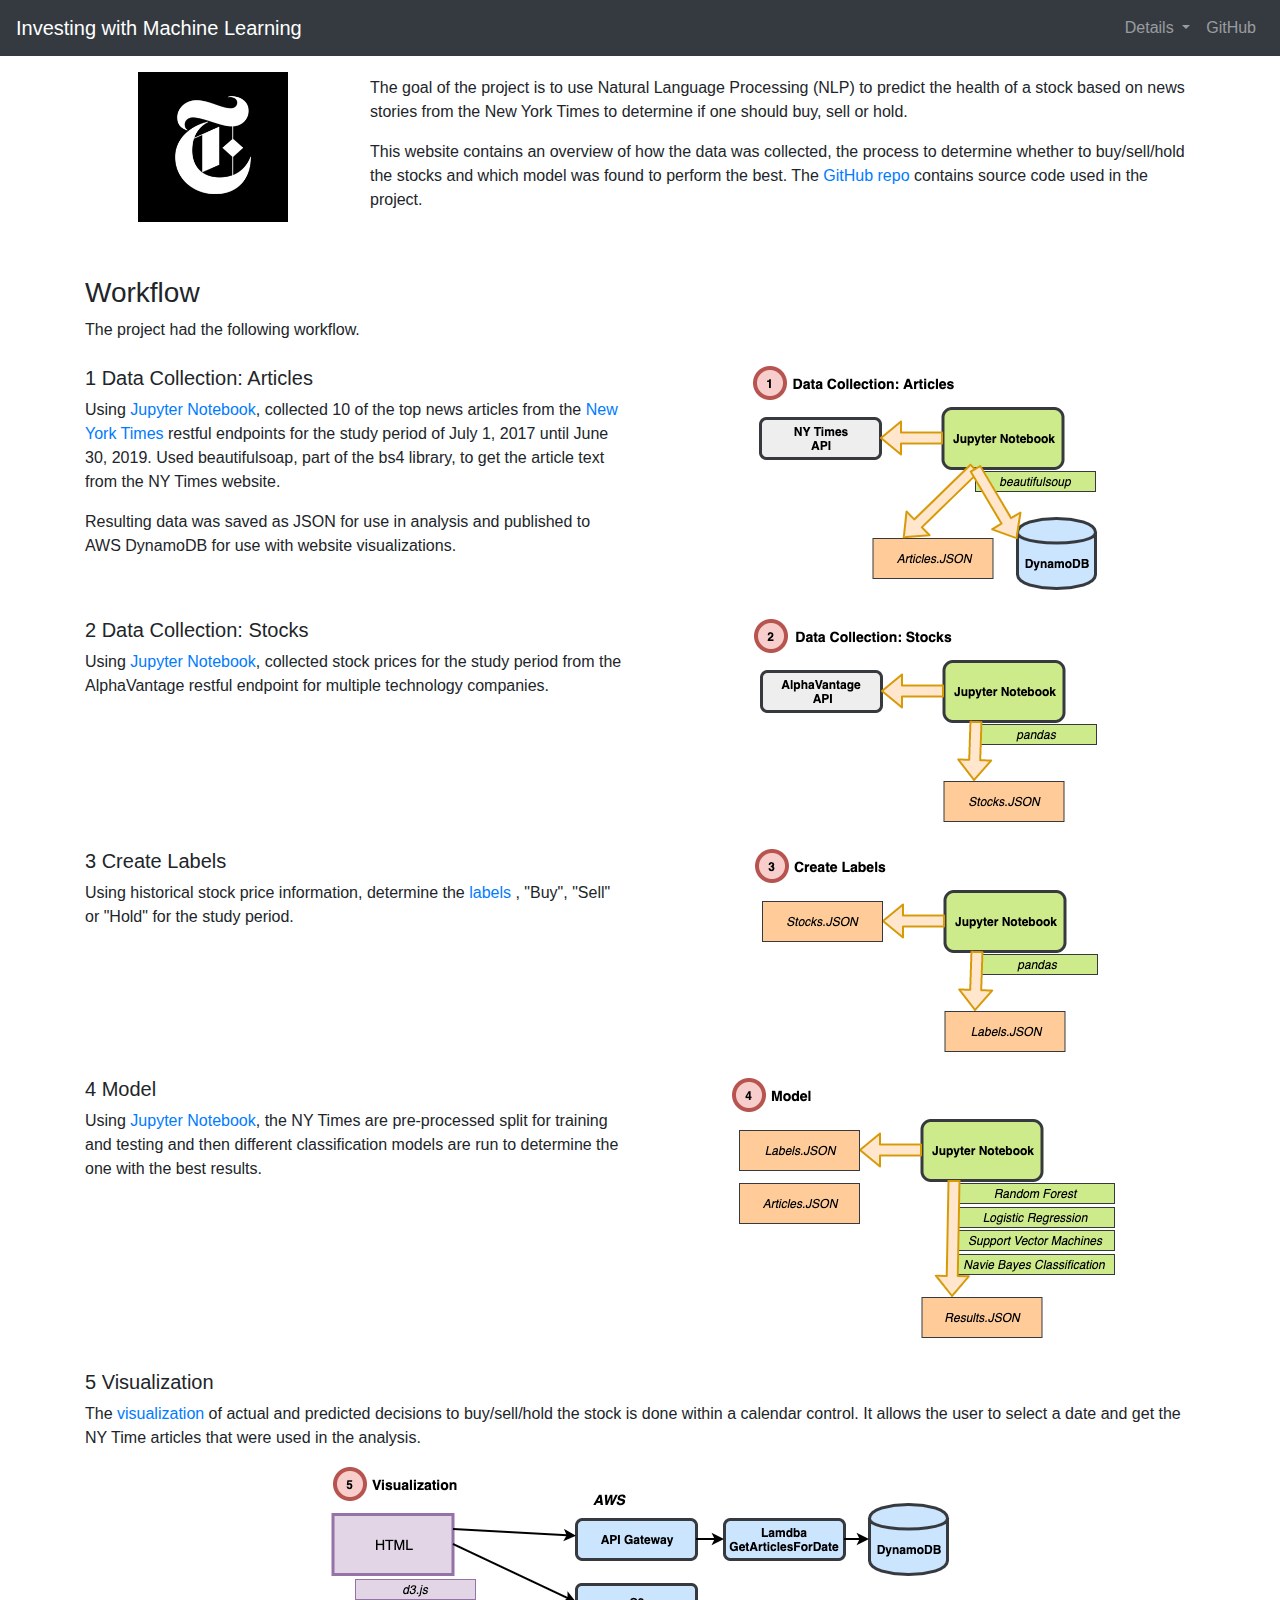
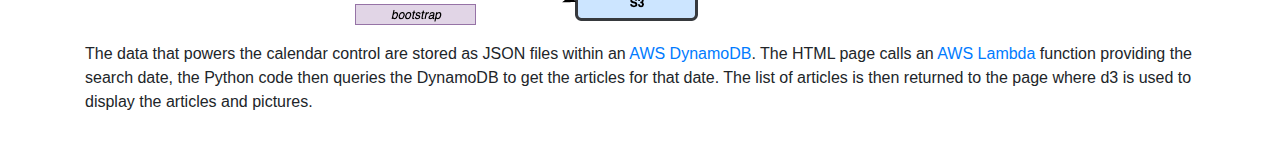
<file: visualization/index.html>
<html lang="en">
<head>
    <meta charset="UTF-8">
    <meta name="viewport" content="width=device-width, initial-scale=1.0">
    <meta http-equiv="X-UA-Compatible" content="ie=edge">
    <title>Investing with Machine Learning</title>

    <!-- CSS: Bootstrap -->
    <link rel="stylesheet" href="https://stackpath.bootstrapcdn.com/bootstrap/4.3.1/css/bootstrap.min.css" integrity="sha384-ggOyR0iXCbMQv3Xipma34MD+dH/1fQ784/j6cY/iJTQUOhcWr7x9JvoRxT2MZw1T" crossorigin="anonymous">

    <!-- CSS: Custom for Site -->
    <link rel="stylesheet" href="static/css/styles.css">
</head>
<body>
    

    <!-- Nav Bar -->
    <nav class="navbar navbar-dark bg-dark navbar-expand-md">

        <!-- Landing Page Link -->
        <a class="navbar-brand" href="index.html">
            Investing with Machine Learning
        </a>


        <!-- Hamburger Menu -->
        <button class="navbar-toggler" type="button" data-toggle="collapse" 
            data-target="#navbarNavDropdown" aria-controls="navbarNavDropdown" aria-expanded="false" 
            aria-label="Toggle navigation">
            <span class="navbar-toggler-icon"></span>
        </button>


        <!-- Links for Nav Bar -->
        <div id="navbarNavDropdown" class="navbar-collapse collapse">
            
            <!--Ensure for buttons to be left justified-->
            <ul class="navbar-nav mr-auto">
            </ul>

            <ul class="navbar-nav">
            
                <!-- Drop down list of skills -->
                <li class="nav-item dropdown">
                    <a class="nav-link dropdown-toggle" href="#" id="navbarDropdownMenuLink" data-toggle="dropdown" aria-haspopup="true" aria-expanded="false">
                        Details
                    </a>
                    <div class="dropdown-menu" aria-labelledby="navbarDropdownMenuLink">
                        <a class="dropdown-item" href="newslabels.html">News Label</a>
                        <a class="dropdown-item" href="buildingmodel.html">Building the Model</a>
                        <a class="dropdown-item" href="bestmodel.html">Best Model</a>
                        <a class="dropdown-item" href="results.html">Results</a>
                        <a class="dropdown-item" href="lessonslearned.html">Lesson Learned</a>
                    </div>
                </li>

                <!-- Social Links -->
                <li class="nav-item">
                    <a class="nav-link" target="_blank" href="https://github.com/mollyperlich/finalProject">GitHub</a>
                </li>

            </ul>
        </div>
    </nav>



    <div class="container">

        <div class="row mt-3">

            <div class="col-sm-12 col-md-3 text-center">
                <a href="https://developer.nytimes.com/" target="_blank"><img src="static/images/NYTimesLogo.png" class="img-fluid logoimage"></a>
            </div>

            <div class="col-sm-12 col-md-9">
                <div class="mt-1">
                <p>
                    The goal of the project is to use Natural Language Processing (NLP) to predict the health of a stock 
                    based on news stories from the New York Times to determine if one should buy, sell or hold.
                    </p>
                <p>
                    This website contains an overview of how the data was collected, the process to determine whether to buy/sell/hold the 
                    stocks and which model was found to perform the best. The <a href="https://github.com/mollyperlich/finalProject" target="_blank">GitHub repo</a>
                    contains source code used in the project.
                </p>
                </div>
            </div>
        </div>


        <div class="row mt-5">
            <div class="col-12">
                <h3>Workflow</h3>
                The project had the following workflow.
            </div>
        </div>

        <div class="row mt-4">
            <div class="col-sm-12 col-md-6">
                    <h5>1 Data Collection: Articles</h5>
                    <p>
                            Using <a href="https://github.com/mollyperlich/finalProject/blob/master/Scott/DataCollection_NYTimes.ipynb" target="_blank">Jupyter Notebook</a>, 
                            collected 10 of the top news articles from the <a href="https://developer.nytimes.com/" target="_blank">New York Times</a> restful endpoints for the study period of July 1, 2017 until June 30, 2019.
                            Used beautifulsoap, part of the bs4 library, to get the article text from the NY Times website. 
                    </p>
                    <p>
                            Resulting data was saved as JSON for use in analysis
                            and published to AWS DynamoDB for use with website visualizations.
                    </p>
            </div>
            <div class="col-sm-12 col-md-6 text-center">
                <img src="static/images/workflow_1.png" class="img-fluid">
            </div>
        </div>

        <div class="row mt-4">
            <div class="col-sm-12 col-md-6">
                <h5>2 Data Collection: Stocks</h5>
                <p>
                        Using <a href="https://github.com/mollyperlich/finalProject/blob/master/Joey/API_get_stock_data.ipynb" target="_blank">Jupyter Notebook</a>,
                        collected stock prices for the study period from the AlphaVantage restful endpoint for multiple technology companies.
                </p>
            </div>
            <div class="col-sm-12 col-md-6 text-center">
                    <img src="static/images/workflow_2.png" class="img-fluid">
                </div>
        </div>

        <div class="row mt-4">
            <div class="col-sm-12 col-md-6">
                <h5>3 Create Labels</h5>
                <p>
                    Using historical stock price information, determine the <a href ="newslabels.html">labels</a> , "Buy", "Sell" or "Hold" for the study period.
                </p>
            </div>
            <div class="col-sm-12 col-md-6 text-center">
                <img src="static/images/workflow_3.png" class="img-fluid">
            </div>
        </div>

        <div class="row mt-4">
            <div class= "col-sm-12 col-md-6">
                <h5>4 Model</h5>
                <p>
                    Using <a href="https://github.com/mollyperlich/finalProject/blob/master/Joey/joey_stock_classification-stratified.ipynb" target="_blank">Jupyter Notebook</a>, 
                    the NY Times are pre-processed split for training and testing and then different classification models are run to determine the one with the best results.
                </p>
            </div>
            <div class="col-sm-12 col-md-6 text-center">
                <img src="static/images/workflow_4.png" class="img-fluid">
            </div>
        </div>

        <div class="row mt-4 mb-4">
            <div class= "col-sm-12 col-md-12">
                <h5>5 Visualization</h5>
                <p>
                    The <a href="results.html">visualization</a> of actual and predicted decisions to buy/sell/hold the stock is done within a calendar control. It allows the user to 
                    select a date and get the NY Time articles that were used in the analysis. 
                </p>
                
                <div class="text-center mt-1 mb-3">
                    <img src="static/images/workflow_5.png" class="img-fluid">
                </div>
                <p>
                        The data that powers the calendar control are stored as JSON files within an 
                        <a href="https://aws.amazon.com/dynamodb/" target="_blank">AWS DynamoDB</a>. The HTML page calls an 
                        <a href="https://aws.amazon.com/lambda/" target="_blank">AWS Lambda</a> function providing 
                        the search date, the Python code then queries the DynamoDB to get the articles for that date. The list of articles is then returned to the 
                        page where d3 is used to display the articles and pictures.
                    </p>
            </div>
        </div>
    </div>



    <!-- JS: Bootstrap -->
    <script src="https://code.jquery.com/jquery-3.3.1.slim.min.js" integrity="sha384-q8i/X+965DzO0rT7abK41JStQIAqVgRVzpbzo5smXKp4YfRvH+8abtTE1Pi6jizo" crossorigin="anonymous"></script>
    <script src="https://cdnjs.cloudflare.com/ajax/libs/popper.js/1.14.7/umd/popper.min.js" integrity="sha384-UO2eT0CpHqdSJQ6hJty5KVphtPhzWj9WO1clHTMGa3JDZwrnQq4sF86dIHNDz0W1" crossorigin="anonymous"></script>
    <script src="https://stackpath.bootstrapcdn.com/bootstrap/4.3.1/js/bootstrap.min.js" integrity="sha384-JjSmVgyd0p3pXB1rRibZUAYoIIy6OrQ6VrjIEaFf/nJGzIxFDsf4x0xIM+B07jRM" crossorigin="anonymous"></script>

    <!-- JS: D3 -->
    <script src="https://d3js.org/d3.v5.min.js"></script>

    <!-- JS: Application -->
    <script src="static/js/appIndex.js"></script>
</body>
</html>
</file>
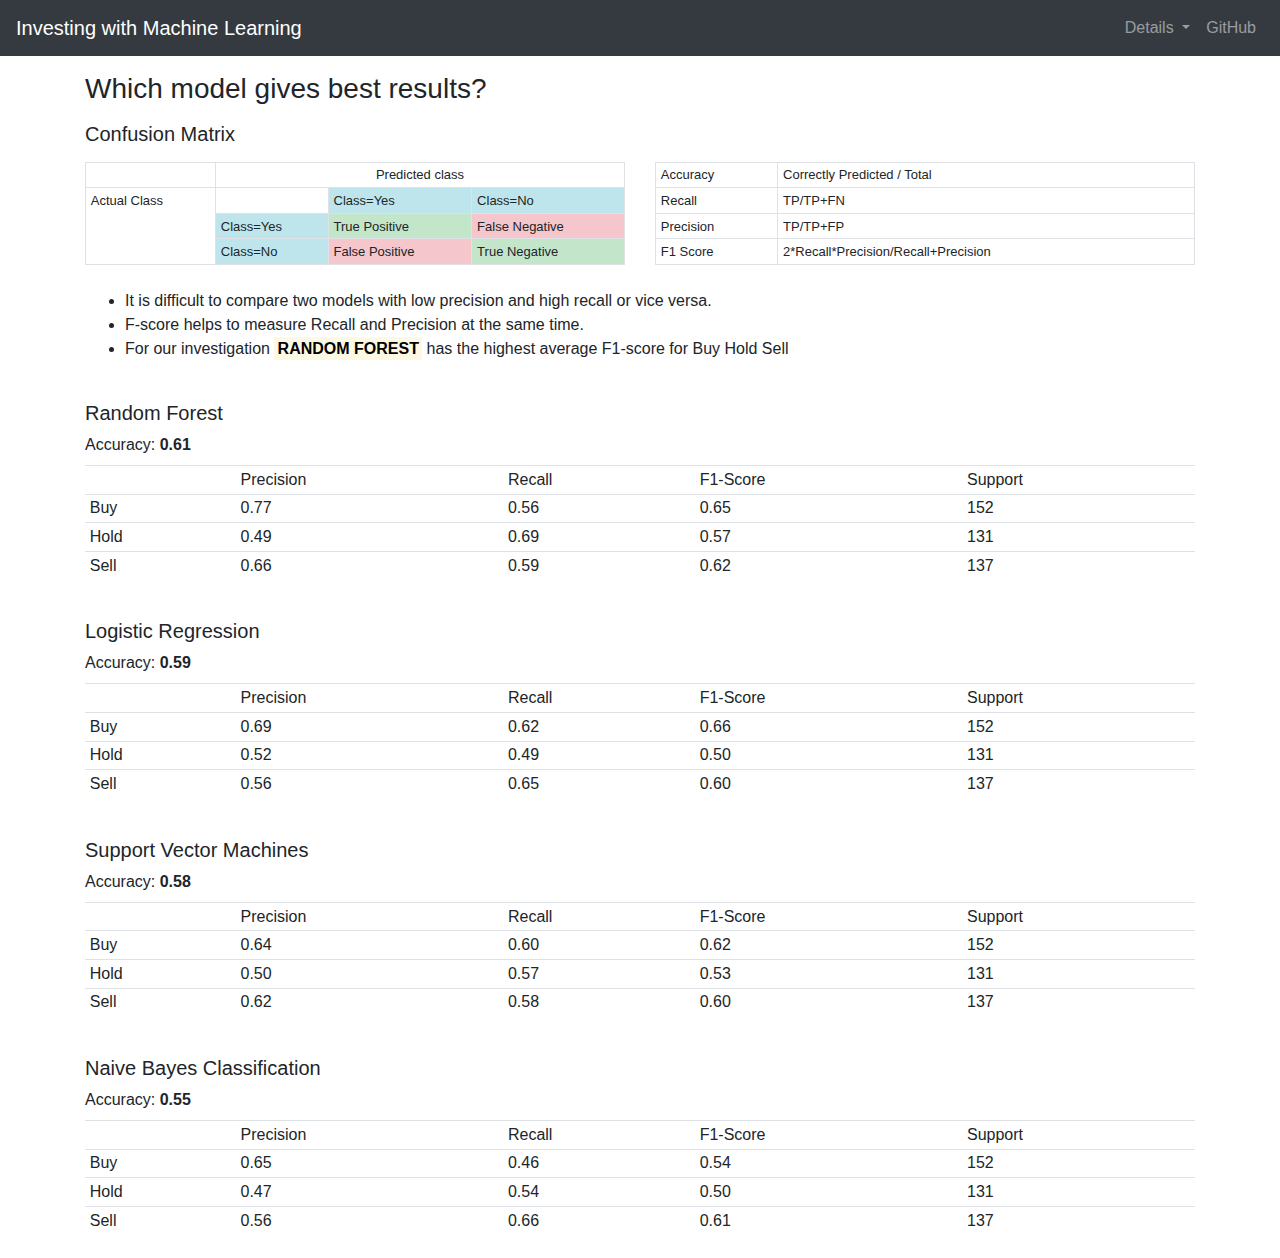
<file: visualization/bestmodel.html>
<html lang="en">
<head>
    <meta charset="UTF-8">
    <meta name="viewport" content="width=device-width, initial-scale=1.0">
    <meta http-equiv="X-UA-Compatible" content="ie=edge">
    <title>Investing with Machine Learning: Best Model</title>

    <!-- CSS: Bootstrap -->
    <link rel="stylesheet" href="https://stackpath.bootstrapcdn.com/bootstrap/4.3.1/css/bootstrap.min.css" integrity="sha384-ggOyR0iXCbMQv3Xipma34MD+dH/1fQ784/j6cY/iJTQUOhcWr7x9JvoRxT2MZw1T" crossorigin="anonymous">

    <!-- CSS: Custom for Site -->
    <link rel="stylesheet" href="static/css/styles.css">
</head>
<body>
    

    <!-- Nav Bar -->
    <nav class="navbar navbar-dark bg-dark navbar-expand-md">

        <!-- Landing Page Link -->
        <a class="navbar-brand" href="index.html">
            Investing with Machine Learning
        </a>


        <!-- Hamburger Menu -->
        <button class="navbar-toggler" type="button" data-toggle="collapse" 
            data-target="#navbarNavDropdown" aria-controls="navbarNavDropdown" aria-expanded="false" 
            aria-label="Toggle navigation">
            <span class="navbar-toggler-icon"></span>
        </button>


        <!-- Links for Nav Bar -->
        <div id="navbarNavDropdown" class="navbar-collapse collapse">
            
            <!--Ensure for buttons to be left justified-->
            <ul class="navbar-nav mr-auto">
            </ul>

            <ul class="navbar-nav">
            
                <!-- Drop down list of skills -->
                <li class="nav-item dropdown">
                    <a class="nav-link dropdown-toggle" href="#" id="navbarDropdownMenuLink" data-toggle="dropdown" aria-haspopup="true" aria-expanded="false">
                        Details
                    </a>
                    <div class="dropdown-menu" aria-labelledby="navbarDropdownMenuLink">
                        <a class="dropdown-item" href="newslabels.html">News Label</a>
                        <a class="dropdown-item" href="buildingmodel.html">Building the Model</a>
                        <a class="dropdown-item" href="bestmodel.html">Best Model</a>
                        <a class="dropdown-item" href="results.html">Results</a>
                        <a class="dropdown-item" href="lessonslearned.html">Lesson Learned</a>
                    </div>
                </li>

                <!-- Social Links -->
                <li class="nav-item">
                    <a class="nav-link" target="_blank" href="https://github.com/mollyperlich/finalProject">GitHub</a>
                </li>

            </ul>
        </div>
    </nav>



    <div class="container mt-3">

        <h3>Which model gives best results?</h3>
        
        <div class="row mt-3">
            <div class="col-sm-12 col-md-6">
                    <h5>Confusion Matrix</h5>
            </div>
        </div>
       
        <div class="row mt-2">
            <div class="col-sm-12 col-md-6">
                <table class="table table-bordered table-sm resulttable">
                    <tr>
                        <td>&nbsp;</td>
                        <td class="text-center" colspan="3">Predicted class</td>
                    </tr>
                    <tr>
                        <td rowspan="3">Actual Class</td>
                        <td></td>
                        <td class="table-info">Class=Yes</td>
                        <td class="table-info">Class=No</td>
                    </tr>
                    <tr>
                        <td class="table-info">Class=Yes</td>
                        <td class="table-success">True Positive</td>
                        <td class="table-danger">False Negative</td>
                    </tr>
                    <tr>
                        <td class="table-info">Class=No</td>
                        <td class="table-danger">False Positive</td>
                        <td class="table-success">True Negative</td>
                    </tr>
                </table>
            </div>

            <div class="col-sm-12 col-md-6">
                <table class="table table-bordered table-sm resulttable">
                    <tr>
                        <td>Accuracy</td>
                        <td>Correctly Predicted / Total</td>
                    </tr>
                    <tr>
                        <td>Recall</td>
                        <td>TP/TP+FN</td>
                    </tr>
                    <tr>
                        <td>Precision</td>
                        <td>TP/TP+FP</td>
                    </tr>
                    <tr>
                        <td>F1 Score</td>
                        <td>2*Recall*Precision/Recall+Precision</td>
                    </tr>
                </table>
            </div>
        </div>


        <div class="row mt-2">
            <div class="col-12">
                <ul>
                    <li>It is difficult to compare two models with low precision and high recall or vice versa. </li>
                    <li>F-score helps to measure Recall and Precision at the same time. </li>
                    <li>For our investigation <b><mark>RANDOM FOREST</mark></b> has the highest average F1-score for Buy Hold Sell</li>
                </ul>
            </div>
        </div>


        <div class="row mt-4">
            <div class="col-12">
                <h5>Random Forest</h5>
                Accuracy: <a class="font-weight-bold">0.61</a>

                <div class="mt-2">
                    <table class="table table-sm">
                        <tr>
                            <td>&nbsp;</td>
                            <td>Precision</td>
                            <td>Recall</td>
                            <td>F1-Score</td>
                            <td>Support</td>
                        </tr>
                        <tr>
                            <td>Buy</td>
                            <td>0.77</td>
                            <td>0.56</td>
                            <td>0.65</td>
                            <td>152</td>
                        </tr>
                        <tr>
                            <td>Hold</td>
                            <td>0.49</td>
                            <td>0.69</td>
                            <td>0.57</td>
                            <td>131</td>
                        </tr>
                        <tr>
                            <td>Sell</td>
                            <td>0.66</td>
                            <td>0.59</td>
                            <td>0.62</td>
                            <td>137</td>
                        </tr>
                    </table>
                </div>
            </div>
        </div>


        <div class="row mt-4">

            <div class="col-12">
                <h5>Logistic Regression</h5>
                Accuracy: <a class="font-weight-bold">0.59</a>

                <div class="mt-2">
                    <table class="table table-sm">
                        <tr>
                            <td>&nbsp;</td>
                            <td>Precision</td>
                            <td>Recall</td>
                            <td>F1-Score</td>
                            <td>Support</td>
                        </tr>
                        <tr>
                            <td>Buy</td>
                            <td>0.69</td>
                            <td>0.62</td>
                            <td>0.66</td>
                            <td>152</td>
                        </tr>
                        <tr>
                            <td>Hold</td>
                            <td>0.52</td>
                            <td>0.49</td>
                            <td>0.50</td>
                            <td>131</td>
                        </tr>
                        <tr>
                            <td>Sell</td>
                            <td>0.56</td>
                            <td>0.65</td>
                            <td>0.60</td>
                            <td>137</td>
                        </tr>
                    </table>
                </div>
            </div>
        </div>


        <div class="row mt-4">

            <div class="col-12">
                <h5>Support Vector Machines</h5>
                Accuracy: <a class="font-weight-bold">0.58</a>

                <div class="mt-2">
                    <table class="table table-sm">
                        <tr>
                            <td>&nbsp;</td>
                            <td>Precision</td>
                            <td>Recall</td>
                            <td>F1-Score</td>
                            <td>Support</td>
                        </tr>
                        <tr>
                            <td>Buy</td>
                            <td>0.64</td>
                            <td>0.60</td>
                            <td>0.62</td>
                            <td>152</td>
                        </tr>
                        <tr>
                            <td>Hold</td>
                            <td>0.50</td>
                            <td>0.57</td>
                            <td>0.53</td>
                            <td>131</td>
                        </tr>
                        <tr>
                            <td>Sell</td>
                            <td>0.62</td>
                            <td>0.58</td>
                            <td>0.60</td>
                            <td>137</td>
                        </tr>
                    </table>
                </div>
            </div>
        </div>


        <div class="row mt-4 mb-2">

            <div class="col-12">
                <h5>Naive Bayes Classification</h5>
                Accuracy: <a class="font-weight-bold">0.55</a>

                <div class="mt-2">
                    <table class="table table-sm">
                        <tr>
                            <td>&nbsp;</td>
                            <td>Precision</td>
                            <td>Recall</td>
                            <td>F1-Score</td>
                            <td>Support</td>
                        </tr>
                        <tr>
                            <td>Buy</td>
                            <td>0.65</td>
                            <td>0.46</td>
                            <td>0.54</td>
                            <td>152</td>
                        </tr>
                        <tr>
                            <td>Hold</td>
                            <td>0.47</td>
                            <td>0.54</td>
                            <td>0.50</td>
                            <td>131</td>
                        </tr>
                        <tr>
                            <td>Sell</td>
                            <td>0.56</td>
                            <td>0.66</td>
                            <td>0.61</td>
                            <td>137</td>
                        </tr>
                    </table>
                </div>
            </div>
        </div>
       

    </div>



    <!-- JS: Bootstrap -->
    <script src="https://code.jquery.com/jquery-3.3.1.slim.min.js" integrity="sha384-q8i/X+965DzO0rT7abK41JStQIAqVgRVzpbzo5smXKp4YfRvH+8abtTE1Pi6jizo" crossorigin="anonymous"></script>
    <script src="https://cdnjs.cloudflare.com/ajax/libs/popper.js/1.14.7/umd/popper.min.js" integrity="sha384-UO2eT0CpHqdSJQ6hJty5KVphtPhzWj9WO1clHTMGa3JDZwrnQq4sF86dIHNDz0W1" crossorigin="anonymous"></script>
    <script src="https://stackpath.bootstrapcdn.com/bootstrap/4.3.1/js/bootstrap.min.js" integrity="sha384-JjSmVgyd0p3pXB1rRibZUAYoIIy6OrQ6VrjIEaFf/nJGzIxFDsf4x0xIM+B07jRM" crossorigin="anonymous"></script>

    <!-- JS: D3 -->
    <script src="https://d3js.org/d3.v5.min.js"></script>
</body>
</html>
</file>
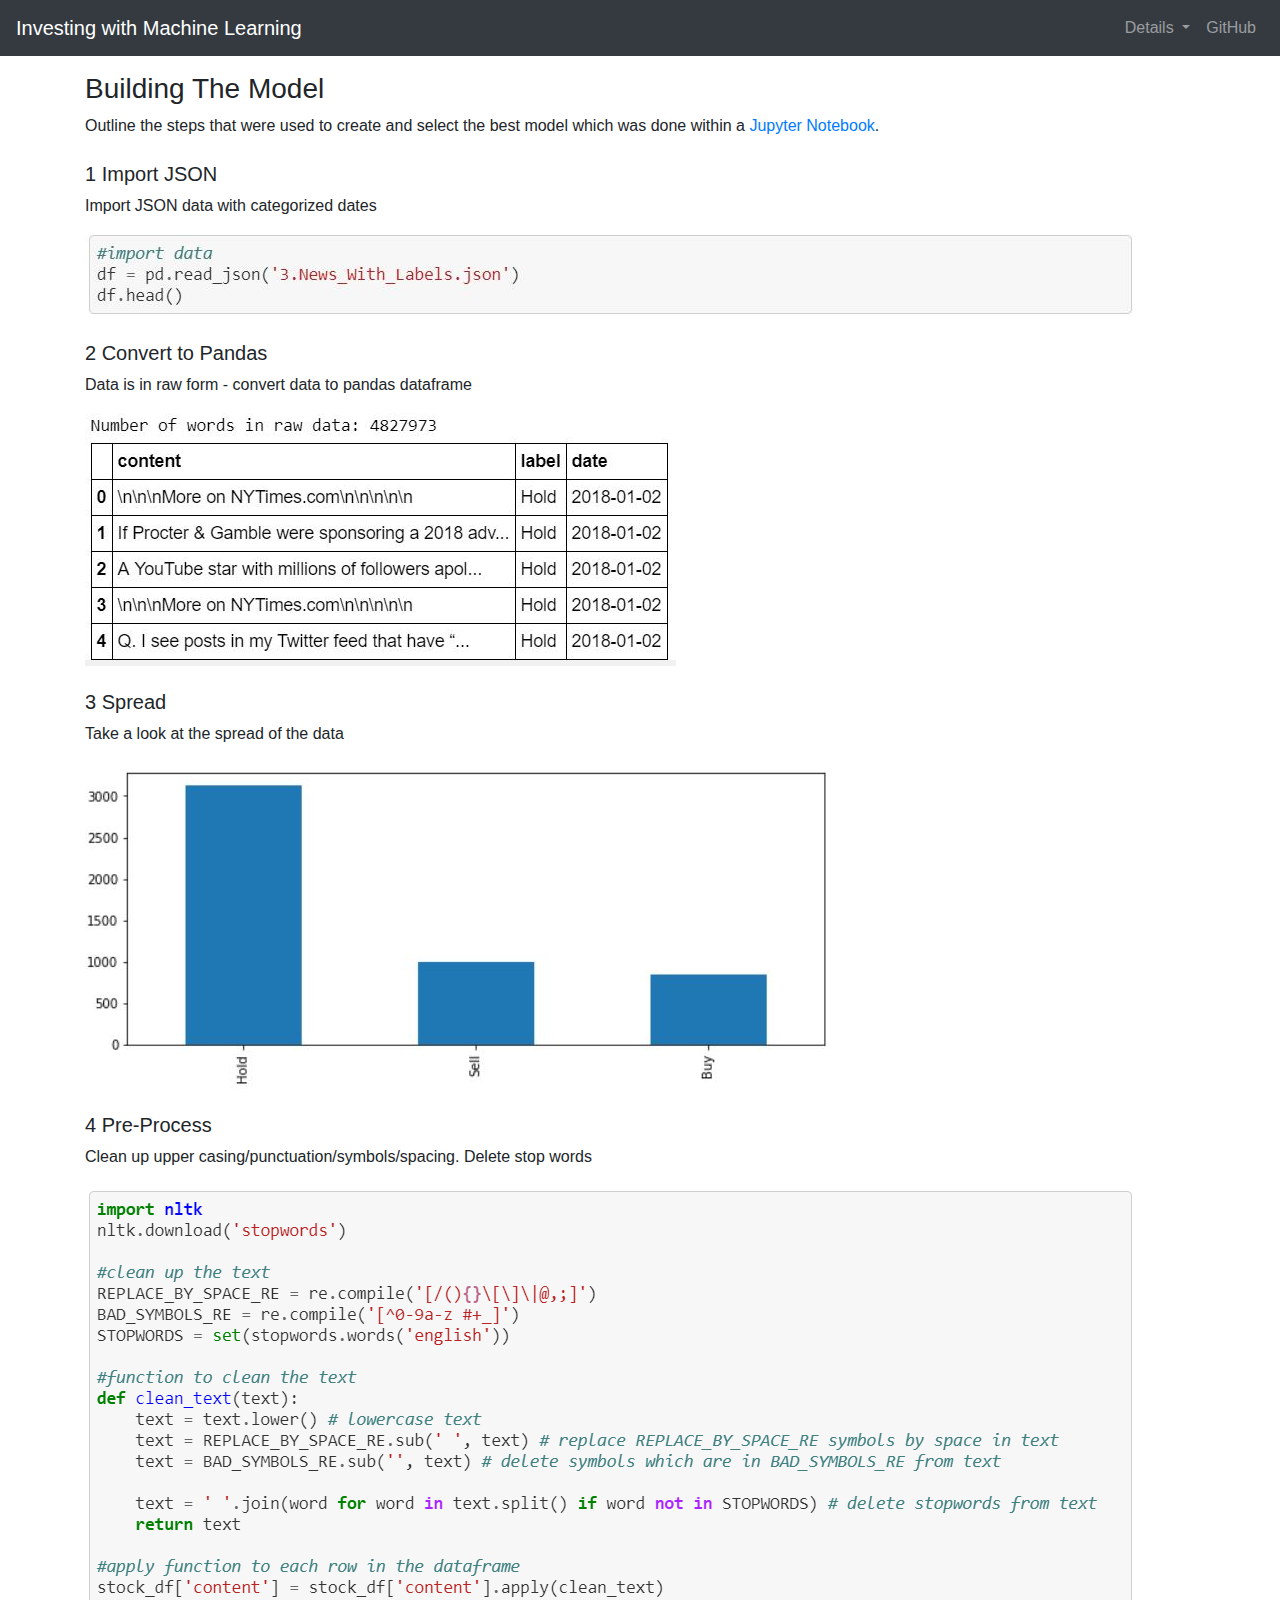
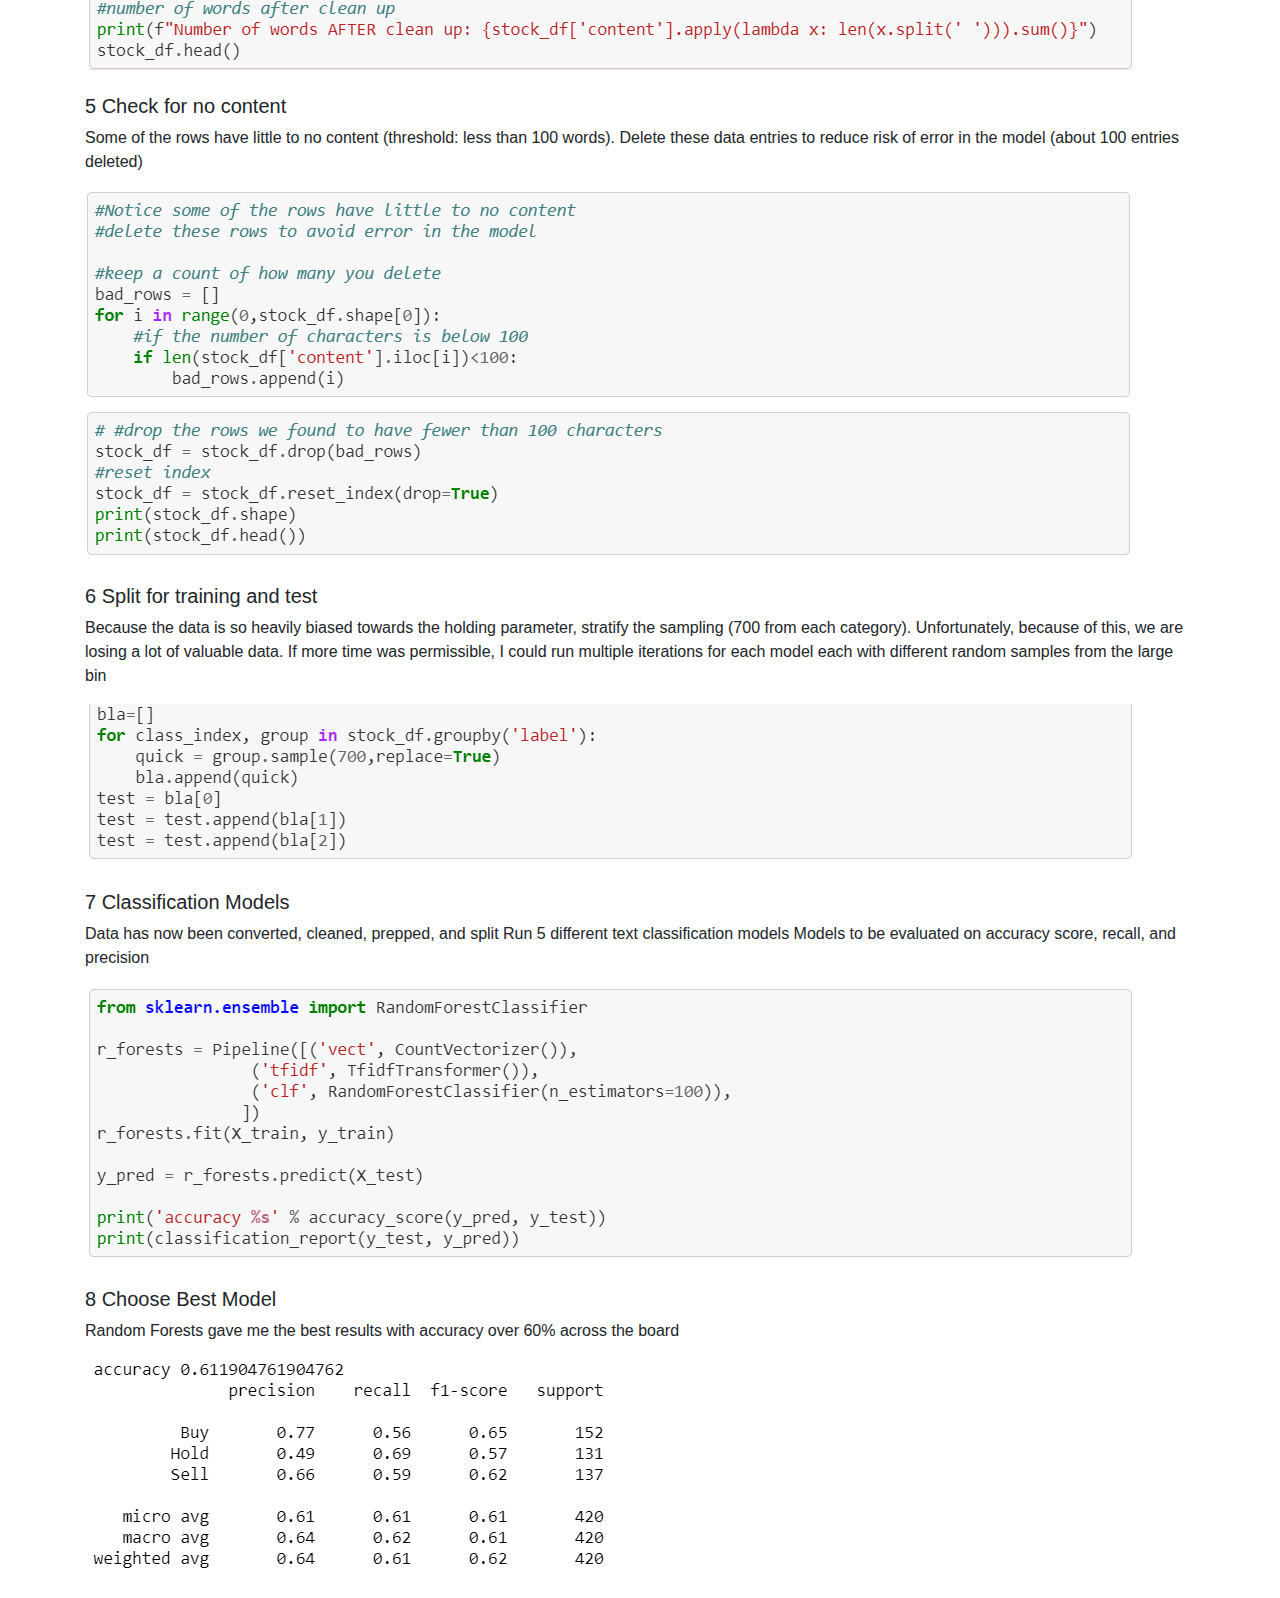
<file: visualization/buildingmodel.html>
<html lang="en">
<head>
    <meta charset="UTF-8">
    <meta name="viewport" content="width=device-width, initial-scale=1.0">
    <meta http-equiv="X-UA-Compatible" content="ie=edge">
    <title>Building the Model</title>

    <!-- CSS: Bootstrap -->
    <link rel="stylesheet" href="https://stackpath.bootstrapcdn.com/bootstrap/4.3.1/css/bootstrap.min.css" integrity="sha384-ggOyR0iXCbMQv3Xipma34MD+dH/1fQ784/j6cY/iJTQUOhcWr7x9JvoRxT2MZw1T" crossorigin="anonymous">

    <!-- CSS: Custom for Site -->
    <link rel="stylesheet" href="static/css/styles.css">
</head>
<body>
    

    <!-- Nav Bar -->
    <nav class="navbar navbar-dark bg-dark navbar-expand-md">

        <!-- Landing Page Link -->
        <a class="navbar-brand" href="index.html">
            Investing with Machine Learning
        </a>


        <!-- Hamburger Menu -->
        <button class="navbar-toggler" type="button" data-toggle="collapse" 
            data-target="#navbarNavDropdown" aria-controls="navbarNavDropdown" aria-expanded="false" 
            aria-label="Toggle navigation">
            <span class="navbar-toggler-icon"></span>
        </button>


        <!-- Links for Nav Bar -->
        <div id="navbarNavDropdown" class="navbar-collapse collapse">
            
            <!--Ensure for buttons to be left justified-->
            <ul class="navbar-nav mr-auto">
            </ul>

            <ul class="navbar-nav">
            
                <!-- Drop down list of skills -->
                <li class="nav-item dropdown">
                    <a class="nav-link dropdown-toggle" href="#" id="navbarDropdownMenuLink" data-toggle="dropdown" aria-haspopup="true" aria-expanded="false">
                        Details
                    </a>
                    <div class="dropdown-menu" aria-labelledby="navbarDropdownMenuLink">
                        <a class="dropdown-item" href="newslabels.html">News Label</a>
                        <a class="dropdown-item" href="buildingmodel.html">Building the Model</a>
                        <a class="dropdown-item" href="bestmodel.html">Best Model</a>
                        <a class="dropdown-item" href="results.html">Results</a>
                        <a class="dropdown-item" href="lessonslearned.html">Lesson Learned</a>
                    </div>
                </li>

                <!-- Social Links -->
                <li class="nav-item">
                    <a class="nav-link" target="_blank" href="https://github.com/mollyperlich/finalProject">GitHub</a>
                </li>

            </ul>
        </div>
    </nav>



    <div class="container mt-3">

        <h3>Building The Model</h3>
        <p>Outline the steps that were used to create and select the best model which was done within a 
            <a href = "https://github.com/mollyperlich/finalProject/blob/master/Joey/joey_stock_classification-stratified.ipynb" 
            target="_blank">Jupyter Notebook</a>.</p>

        <div class="row mt-4">
            <div class="col-12">
                <h5>1 Import JSON</h5>
                <p>Import JSON data with categorized dates </p>
                <img src="static/images/BuildModel_1.jpeg" class="img-fluid"> 
            </div>
        </div>

        <div class="row mt-4">
            <div class="col-12">
                <h5>2 Convert to Pandas</h5>
                <p>Data is in raw form - convert data to pandas dataframe</p>
                <img src="static/images/BuildModel_2.jpeg" class="img-fluid"> 
            </div>
        </div>

        <div class="row mt-4">
            <div class="col-12">
                <h5>3 Spread</h5>
                <p>Take a look at the spread of the data </p>
                <img src="static/images/BuildModel_3.jpeg" class="img-fluid"> 
            </div>
        </div>

        <div class="row mt-4">
            <div class="col-12">
                <h5>4 Pre-Process</h5>
                <p>Clean up upper casing/punctuation/symbols/spacing. Delete stop words</p>
                <img src="static/images/BuildModel_4.png" class="img-fluid"> 
            </div>
        </div>

        <div class="row mt-4">
            <div class="col-12">
                <h5>5 Check for no content</h5>
                <p>Some of the rows have little to no content (threshold: less than 100 words). Delete these data entries to reduce 
                    risk of error in the model (about 100 entries deleted) </p>
                <img src="static/images/BuildModel_5.png" class="img-fluid"> 
            </div>
        </div>

        <div class="row mt-4">
            <div class="col-12">
                <h5>6 Split for training and test</h5>
                <p>Because the data is so heavily biased towards the holding parameter, stratify the sampling (700 from each category).
                Unfortunately, because of this, we are losing a lot of valuable data. If more time was permissible, 
                I could run multiple iterations for each model each with different random samples from the large bin  </p>
                <img src="static/images/BuildModel_6.png" class="img-fluid"> 
            </div>
        </div>

        <div class="row mt-4">
            <div class="col-12">
                <h5>7 Classification Models</h5>
                <p>Data has now been converted, cleaned, prepped, and split
                        Run 5 different text classification models
                        Models to be evaluated on accuracy score, recall, and precision </p>
                <img src="static/images/BuildModel_7.png" class="img-fluid"> 
            </div>
        </div>

        <div class="row mt-4 mb-4">
            <div class="col-12">
                <h5>8 Choose Best Model</h5>
                <p>Random Forests gave me the best results with accuracy over 60% across the board </p>
                <img src="static/images/BuildModel_8.png" class="img-fluid"> 
            </div>
        </div>
    </div>



    <!-- JS: Bootstrap -->
    <script src="https://code.jquery.com/jquery-3.3.1.slim.min.js" integrity="sha384-q8i/X+965DzO0rT7abK41JStQIAqVgRVzpbzo5smXKp4YfRvH+8abtTE1Pi6jizo" crossorigin="anonymous"></script>
    <script src="https://cdnjs.cloudflare.com/ajax/libs/popper.js/1.14.7/umd/popper.min.js" integrity="sha384-UO2eT0CpHqdSJQ6hJty5KVphtPhzWj9WO1clHTMGa3JDZwrnQq4sF86dIHNDz0W1" crossorigin="anonymous"></script>
    <script src="https://stackpath.bootstrapcdn.com/bootstrap/4.3.1/js/bootstrap.min.js" integrity="sha384-JjSmVgyd0p3pXB1rRibZUAYoIIy6OrQ6VrjIEaFf/nJGzIxFDsf4x0xIM+B07jRM" crossorigin="anonymous"></script>

    <!-- JS: D3 -->
    <script src="https://d3js.org/d3.v5.min.js"></script>
</body>
</html>
</file>
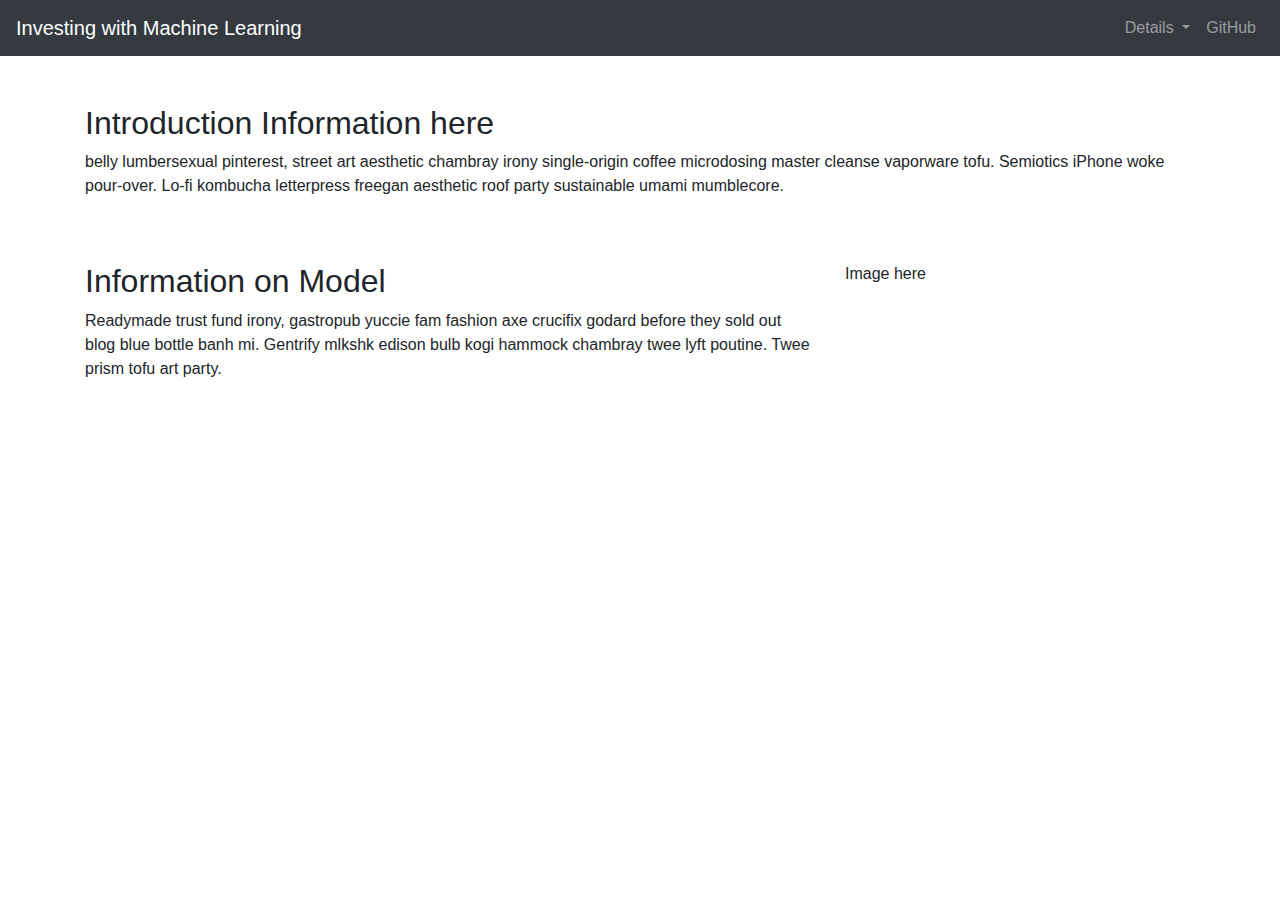
<file: visualization/lessionslearned.html>
<html lang="en">
<head>
    <meta charset="UTF-8">
    <meta name="viewport" content="width=device-width, initial-scale=1.0">
    <meta http-equiv="X-UA-Compatible" content="ie=edge">
    <title>Investing with Machine Learning: Lesson Learned</title>

    <!-- CSS: Bootstrap -->
    <link rel="stylesheet" href="https://stackpath.bootstrapcdn.com/bootstrap/4.3.1/css/bootstrap.min.css" integrity="sha384-ggOyR0iXCbMQv3Xipma34MD+dH/1fQ784/j6cY/iJTQUOhcWr7x9JvoRxT2MZw1T" crossorigin="anonymous">

    <!-- CSS: Custom for Site -->
    <link rel="stylesheet" href="static/css/styles.css">
</head>
<body>
    

    <!-- Nav Bar -->
    <nav class="navbar navbar-dark bg-dark navbar-expand-md">

        <!-- Landing Page Link -->
        <a class="navbar-brand" href="index.html">
            Investing with Machine Learning
        </a>


        <!-- Hamburger Menu -->
        <button class="navbar-toggler" type="button" data-toggle="collapse" 
            data-target="#navbarNavDropdown" aria-controls="navbarNavDropdown" aria-expanded="false" 
            aria-label="Toggle navigation">
            <span class="navbar-toggler-icon"></span>
        </button>


        <!-- Links for Nav Bar -->
        <div id="navbarNavDropdown" class="navbar-collapse collapse">
            
            <!--Ensure for buttons to be left justified-->
            <ul class="navbar-nav mr-auto">
            </ul>

            <ul class="navbar-nav">
            
                <!-- Drop down list of skills -->
                <li class="nav-item dropdown">
                    <a class="nav-link dropdown-toggle" href="#" id="navbarDropdownMenuLink" data-toggle="dropdown" aria-haspopup="true" aria-expanded="false">
                        Details
                    </a>
                    <div class="dropdown-menu" aria-labelledby="navbarDropdownMenuLink">
                        <a class="dropdown-item" href="newslabels.html">News Label</a>
                        <a class="dropdown-item" href="buildingmodel.html">Building the Model</a>
                        <a class="dropdown-item" href="bestmodel.html">Best Model</a>
                        <a class="dropdown-item" href="results.html">Results</a>
                        <a class="dropdown-item" href="lessonslearned.html">Lesson Learned</a>
                    </div>
                </li>

                <!-- Social Links -->
                <li class="nav-item">
                    <a class="nav-link" target="_blank" href="https://github.com/mollyperlich/finalProject">GitHub</a>
                </li>

            </ul>
        </div>
    </nav>



    <div class="container">

        <!-- Introduction -->
        <div class="row mt-5">
            <div class="col-12">
                    <h2>Introduction Information here</h2>
                    <p>
                        belly lumbersexual pinterest, street art aesthetic chambray irony single-origin coffee microdosing master cleanse vaporware tofu. Semiotics iPhone woke pour-over. Lo-fi kombucha letterpress freegan aesthetic roof party sustainable umami mumblecore.
                    </p>
            </div>
        </div>

        <!-- Model -->
        <div class="row mt-5">
            <div class="col-md-8 col-sm-12">
                <h2>Information on Model</h2>
                <p>
                        Readymade trust fund irony, gastropub yuccie fam fashion axe crucifix godard before they sold out blog blue bottle banh mi. Gentrify mlkshk edison bulb kogi hammock chambray twee lyft poutine. Twee prism tofu art party.
                </p>
            </div>

            <div class="col-sm-12 col-md-4">
                Image here
            </div>
        </div>
    </div>



    <!-- JS: Bootstrap -->
    <script src="https://code.jquery.com/jquery-3.3.1.slim.min.js" integrity="sha384-q8i/X+965DzO0rT7abK41JStQIAqVgRVzpbzo5smXKp4YfRvH+8abtTE1Pi6jizo" crossorigin="anonymous"></script>
    <script src="https://cdnjs.cloudflare.com/ajax/libs/popper.js/1.14.7/umd/popper.min.js" integrity="sha384-UO2eT0CpHqdSJQ6hJty5KVphtPhzWj9WO1clHTMGa3JDZwrnQq4sF86dIHNDz0W1" crossorigin="anonymous"></script>
    <script src="https://stackpath.bootstrapcdn.com/bootstrap/4.3.1/js/bootstrap.min.js" integrity="sha384-JjSmVgyd0p3pXB1rRibZUAYoIIy6OrQ6VrjIEaFf/nJGzIxFDsf4x0xIM+B07jRM" crossorigin="anonymous"></script>

    <!-- JS: D3 -->
    <script src="https://d3js.org/d3.v5.min.js"></script>
</body>
</html>
</file>
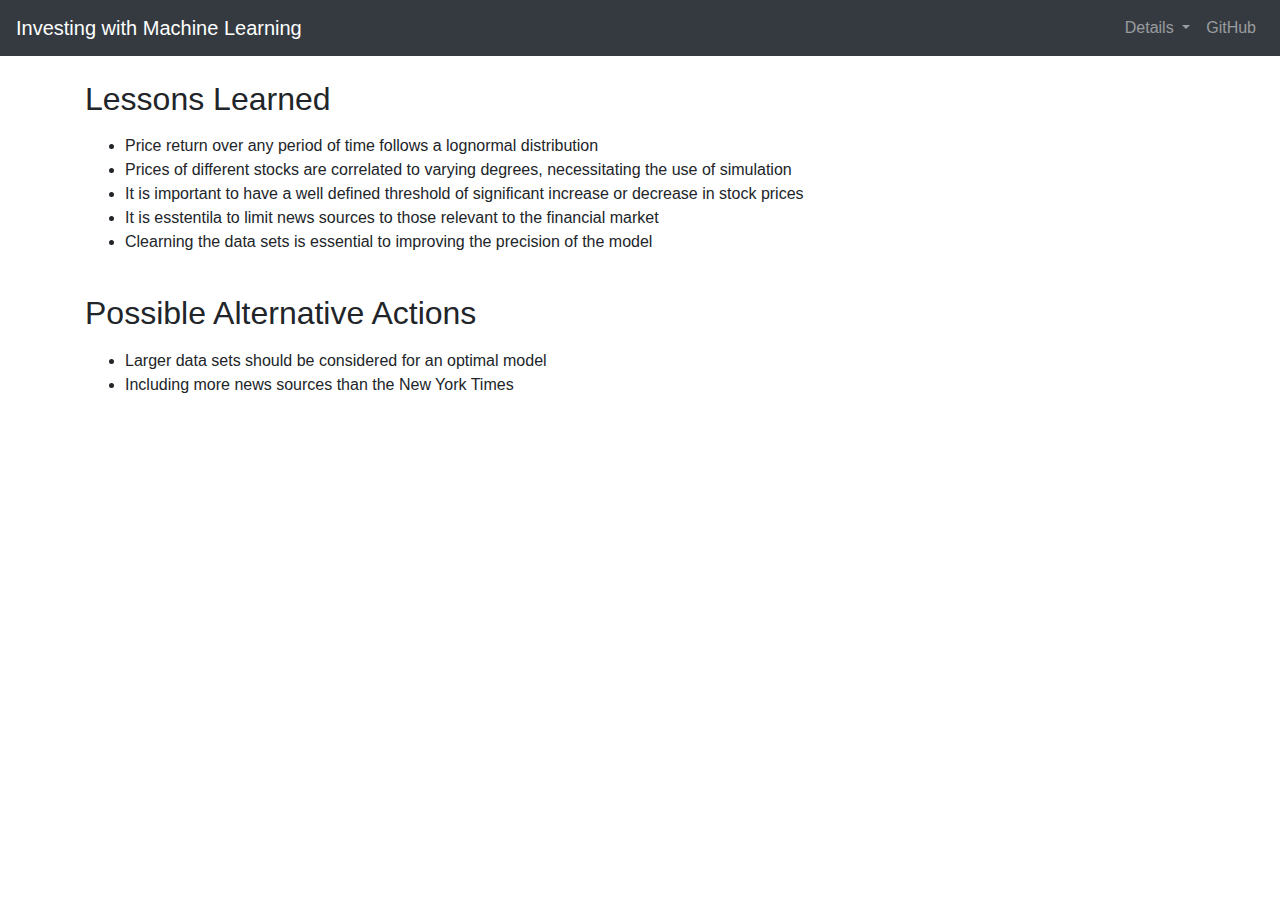
<file: visualization/lessonslearned.html>
<html lang="en">
<head>
    <meta charset="UTF-8">
    <meta name="viewport" content="width=device-width, initial-scale=1.0">
    <meta http-equiv="X-UA-Compatible" content="ie=edge">
    <title>Investing with Machine Learning: Lessons Learned</title>

    <!-- CSS: Bootstrap -->
    <link rel="stylesheet" href="https://stackpath.bootstrapcdn.com/bootstrap/4.3.1/css/bootstrap.min.css" integrity="sha384-ggOyR0iXCbMQv3Xipma34MD+dH/1fQ784/j6cY/iJTQUOhcWr7x9JvoRxT2MZw1T" crossorigin="anonymous">

    <!-- CSS: Custom for Site -->
    <link rel="stylesheet" href="static/css/styles.css">
    
</head>
<body>
    

    <!-- Nav Bar -->
    <nav class="navbar navbar-dark bg-dark navbar-expand-md">

        <!-- Landing Page Link -->
        <a class="navbar-brand" href="index.html">
            Investing with Machine Learning
        </a>


        <!-- Hamburger Menu -->
        <button class="navbar-toggler" type="button" data-toggle="collapse" 
            data-target="#navbarNavDropdown" aria-controls="navbarNavDropdown" aria-expanded="false" 
            aria-label="Toggle navigation">
            <span class="navbar-toggler-icon"></span>
        </button>


        <!-- Links for Nav Bar -->
        <div id="navbarNavDropdown" class="navbar-collapse collapse">
            
            <!--Ensure for buttons to be left justified-->
            <ul class="navbar-nav mr-auto">
            </ul>

            <ul class="navbar-nav">
            
                <!-- Drop down list of skills -->
                <li class="nav-item dropdown">
                    <a class="nav-link dropdown-toggle" href="#" id="navbarDropdownMenuLink" data-toggle="dropdown" aria-haspopup="true" aria-expanded="false">
                        Details
                    </a>
                    <div class="dropdown-menu" aria-labelledby="navbarDropdownMenuLink">
                        <a class="dropdown-item" href="newslabels.html">News Label</a>
                        <a class="dropdown-item" href="buildingmodel.html">Building the Model</a>
                        <a class="dropdown-item" href="bestmodel.html">Best Model</a>
                        <a class="dropdown-item" href="results.html">Results</a>
                        <a class="dropdown-item" href="lessonslearned.html">Lesson Learned</a>
                    </div>
                </li>

                <!-- Social Links -->
                <li class="nav-item">
                    <a class="nav-link" target="_blank" href="https://github.com/mollyperlich/finalProject">GitHub</a>
                </li>

            </ul>
        </div>
    </nav>


    <div class="container">

        <!-- Lessons Learned -->
    <div class="row mt-4">
            <div class="col-12">
                <h2>Lessons Learned</h2>
                <p>
                  <ul>
                    <li>Price return over any period of time follows a lognormal distribution</li>
                    <li>Prices of different stocks are correlated to varying degrees, necessitating the use of simulation</li>
                    <li>It is important to have a well defined threshold of significant increase or decrease in stock prices</li>
                    <li>It is esstentila to limit news sources to those relevant to the financial market</li>
                    <li>Clearning the data sets is essential to improving the precision of the model</li>
                  </ul>
                </p>
            </div>
          </div>
      ​
          <!-- Alt Actions -->
          <div class="row">
            <div class="col-12">
                <h2>Possible Alternative Actions</h2>
                <p>
                  <ul>
                    <li>Larger data sets should be considered for an optimal model</li>
                    <li>Including more news sources than the New York Times</li>
                  </ul>
                </p>
            </div>
          </div>
       
    </div>



    <!-- JS: Bootstrap -->
    <script src="https://code.jquery.com/jquery-3.3.1.slim.min.js" integrity="sha384-q8i/X+965DzO0rT7abK41JStQIAqVgRVzpbzo5smXKp4YfRvH+8abtTE1Pi6jizo" crossorigin="anonymous"></script>
    <script src="https://cdnjs.cloudflare.com/ajax/libs/popper.js/1.14.7/umd/popper.min.js" integrity="sha384-UO2eT0CpHqdSJQ6hJty5KVphtPhzWj9WO1clHTMGa3JDZwrnQq4sF86dIHNDz0W1" crossorigin="anonymous"></script>
    <script src="https://stackpath.bootstrapcdn.com/bootstrap/4.3.1/js/bootstrap.min.js" integrity="sha384-JjSmVgyd0p3pXB1rRibZUAYoIIy6OrQ6VrjIEaFf/nJGzIxFDsf4x0xIM+B07jRM" crossorigin="anonymous"></script>

    <!-- JS: D3 -->
    <script src="https://d3js.org/d3.v5.min.js"></script>

</body>
</html>
</file>
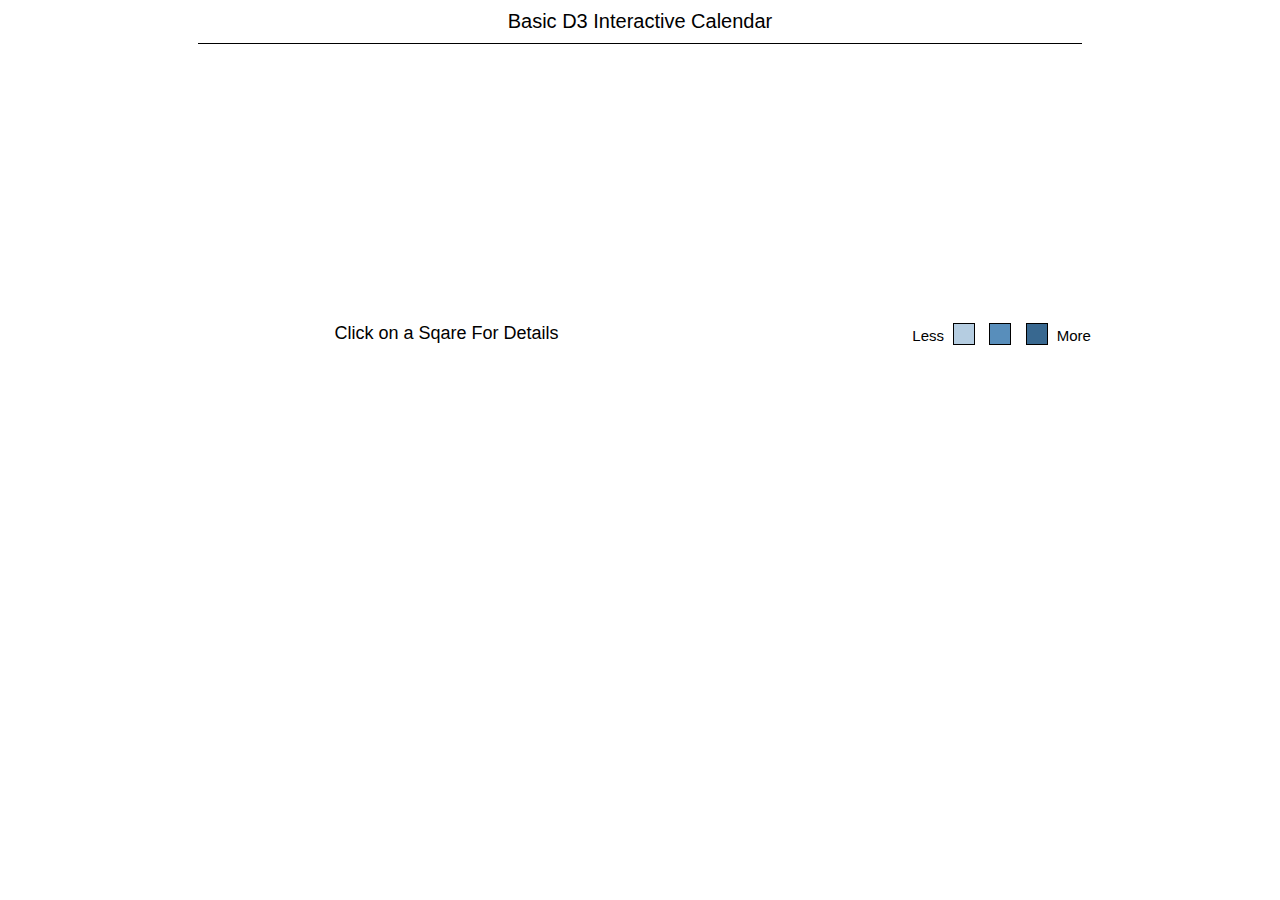
<file: Connie/sample_calendar_heatmaps/calendarSampleClickable.html>
<!-- https://bl.ocks.org/mph006/b8c8161390001dbf4e99 -->
<!DOCTYPE html>
<html>
  
  <head>
    <title>D3 Calendar</title>
    <script src="//d3js.org/d3.v3.min.js" charset="utf-8"></script>
    <script src="https://ajax.googleapis.com/ajax/libs/jquery/1.12.0/jquery.min.js"></script>
    <link rel="stylesheet" type="text/css" href="calendar.css"/>
  </head>
  
  <body>
    <div id="calendar-title">Basic D3 Interactive Calendar</div>
    <div id="calendar-wrapper">
        <div id="calendar-click-info">Click on a Sqare For Details</div>
        <div id="calendar-legend">Less
          <div class="legend-box" id="legend-box-white"></div>
          <div class="legend-box" id="legend-box-light"></div>
          <div class="legend-box" id="legend-box-dark"></div> More
        </div>
      </div> 
  </body>

  <script type="text/javascript" src="calendar.js"></script>

</html>
</file>
<file: visualization/static/css/styles.css>
/* CSS for application */

.body {
    height: 97%;
  }
  svg {
    height: 610;
    width: 100%;
  }

  .tooltip {
    position: absolute;
    width: 120px;
    height: 45;
    padding: 2px;
    font: 12px sans-serif;
    text-align: center;
    color: white;
    background: rgb(62, 64, 65);
    border: 0;
    border-radius: 5px;
    display: none;
    pointer-events: none;
  }



  /* "result" styles for the different results; used to change color of DIV */
  .buyresult{
    background: mediumseagreen;
  }

  .sellresult{
    background: salmon;
  }

  .holdresult{
    background: silver;
  }

  .unknownresult{
    background: lavender;
  }
  

  /* resultcontainer: used with the div with the metadata on the selected item from calendar  */
  .resultcontainer{
    padding-top: 20px;
    padding-bottom: 5px;
    border-radius:20px;
    font: 20px sans-serif;
  }

  /* resultmetadata: Used with the div that contains the text for the metadata from selected calendar item */
  .resultmetadata{
    margin-left: 30px;
  }

  .resultimage{
    max-width: 250px;
  }

  /* resultLabelText: used with the text for the legend of results  */
  .resultLabelText{
    font-family: sans-serif;
    font-size: 13px;
    font-style: italic;
    fill: black;
    pointer-events: none;
  }


  /* Styles used with the calendar rectangles */

  .calendarRectangleSelected{
    opacity: 1.0;
    stroke: rgb(66, 188, 209);
    stroke-width: 6px;
    pointer-events: all;
  }

  .calendarRectangleMouseOver{
    opacity: 1.0;
    stroke: rgb(62, 64, 65);
    stroke-width:2px;
    pointer-events:all;
  }

  .calendarRectangle{
    opacity: 0.8;
    stroke-width:0px;
    pointer-events:all;
  }

  /* Logo on index page */
  .logoimage{
    max-width: 150px;
  }


  .resulttable{
    font: 13px sans-serif;
  }
</file>
<file: Connie/sample_calendar_heatmaps/calendar.css>
body{
    font-family: Helvetica;
  }
  
  #calendar-title{
    display: block;
    position: relative;
    width: 70%;
    margin-left: 15%;
    text-align: center;
    border-bottom: thin solid black;
    margin-top: 10px;
    margin-bottom: 30px;
    padding-bottom: 10px;
    font-size: 20px;
  }
  
  #calendar-wrapper{
    position: relative;
    display: block;
    height: 300px;
    width:90%;
    margin-left: 5%;
  }
  
  #graph-picklist-wrapper{
    text-align: center;
  }
  
  #calendar-click-info{
    position: absolute;
    display: inline-block;
    width: 66%;
    text-align: center;
    font-size: 18px;
    bottom: 30px;
  }
  
  #calendar-legend{
    position: absolute;
    display: inline-block;
    min-width:200px;
    text-align: center;
    font-size: 15px;
    left:73%;
    bottom: 30px;
  }
  
  .month-path{
    fill: none;
    stroke: black;
    stroke-width: 5px;
  }
  
  .day {
    stroke: black;
    stroke-width:1px;
  }
  
  .month-label{
    stroke:white;
  }
  
  .legend-box{
    position: relative;
    display: inline-block;
    height: 20px;
    width: 20px;
    margin: 5px 5px -4px 5px;
  }
  
  #legend-box-white{
    background-color: #b5cde1;
    border:thin solid black;
  }
  #legend-box-light{
    background-color: #588EBB;
    border:thin solid black;
  }
  #legend-box-dark{
    background-color: #386890;
    border:thin solid black;
  }
</file>
